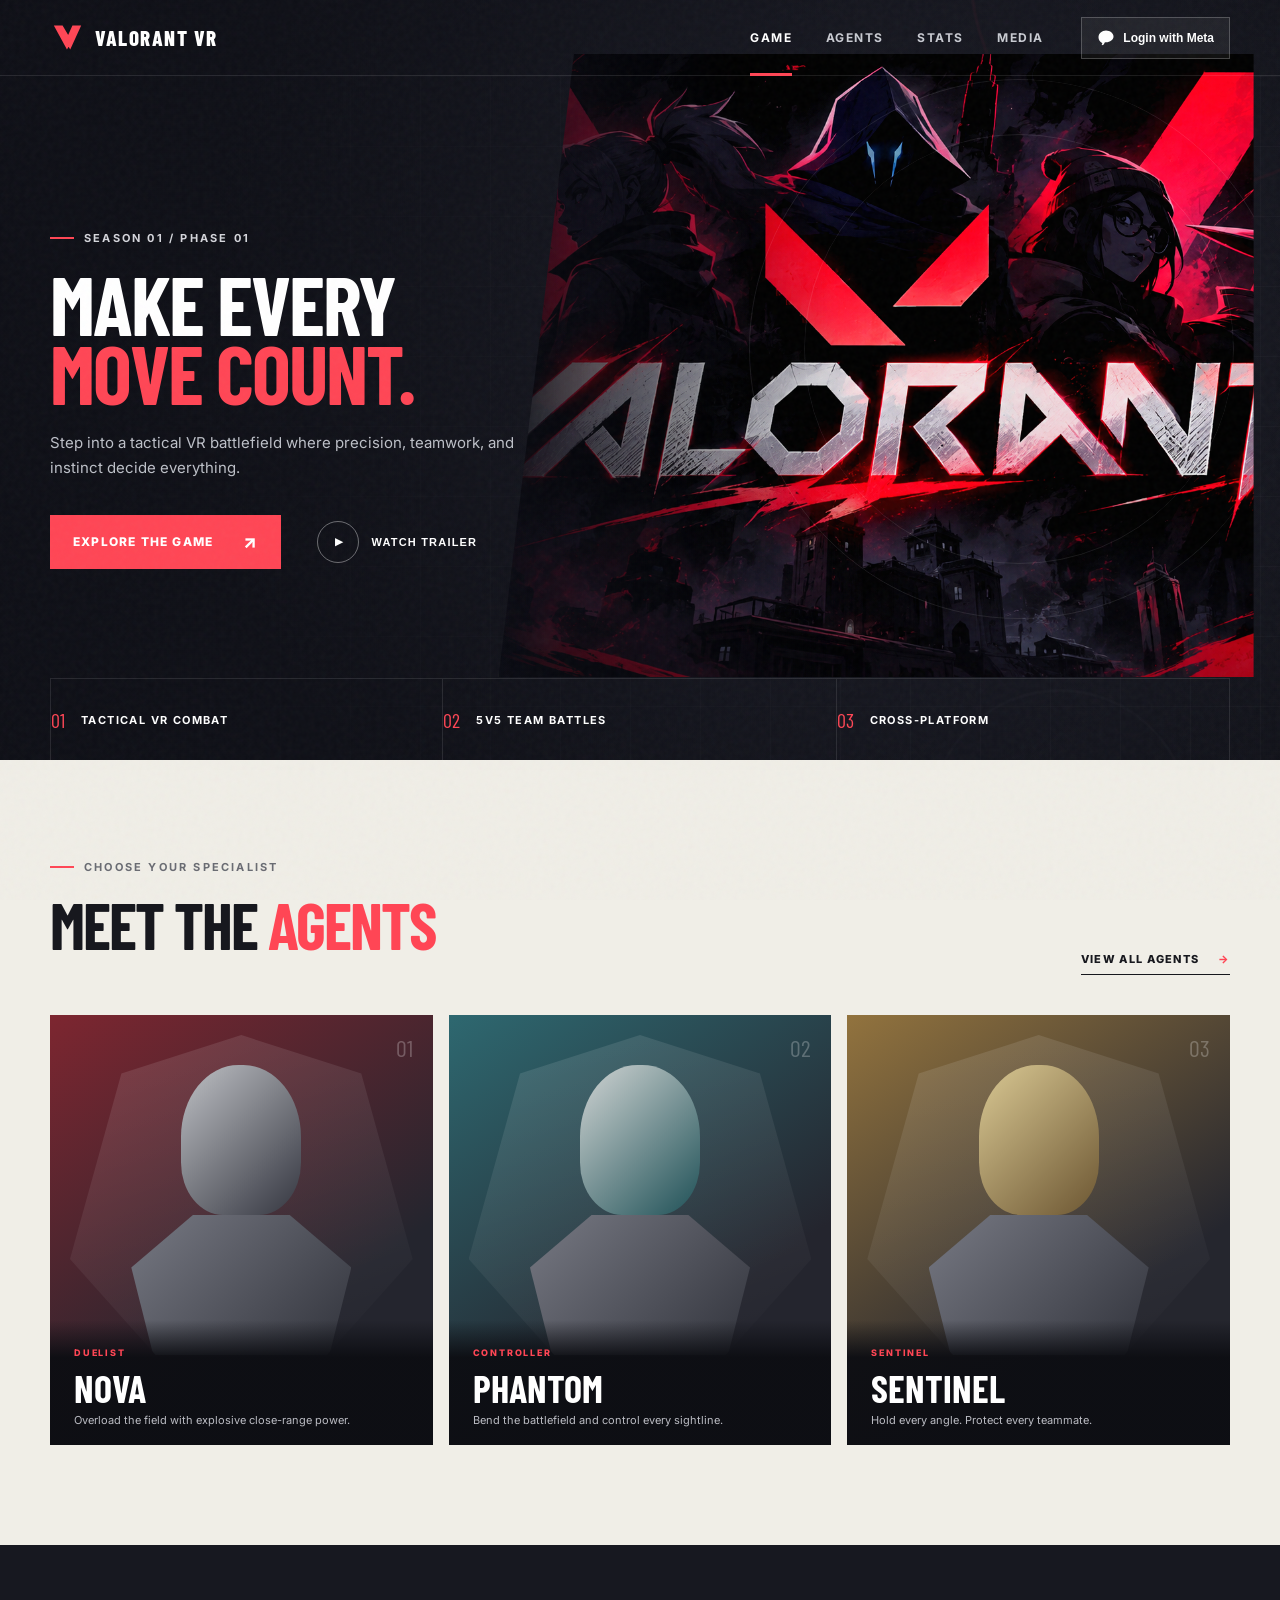
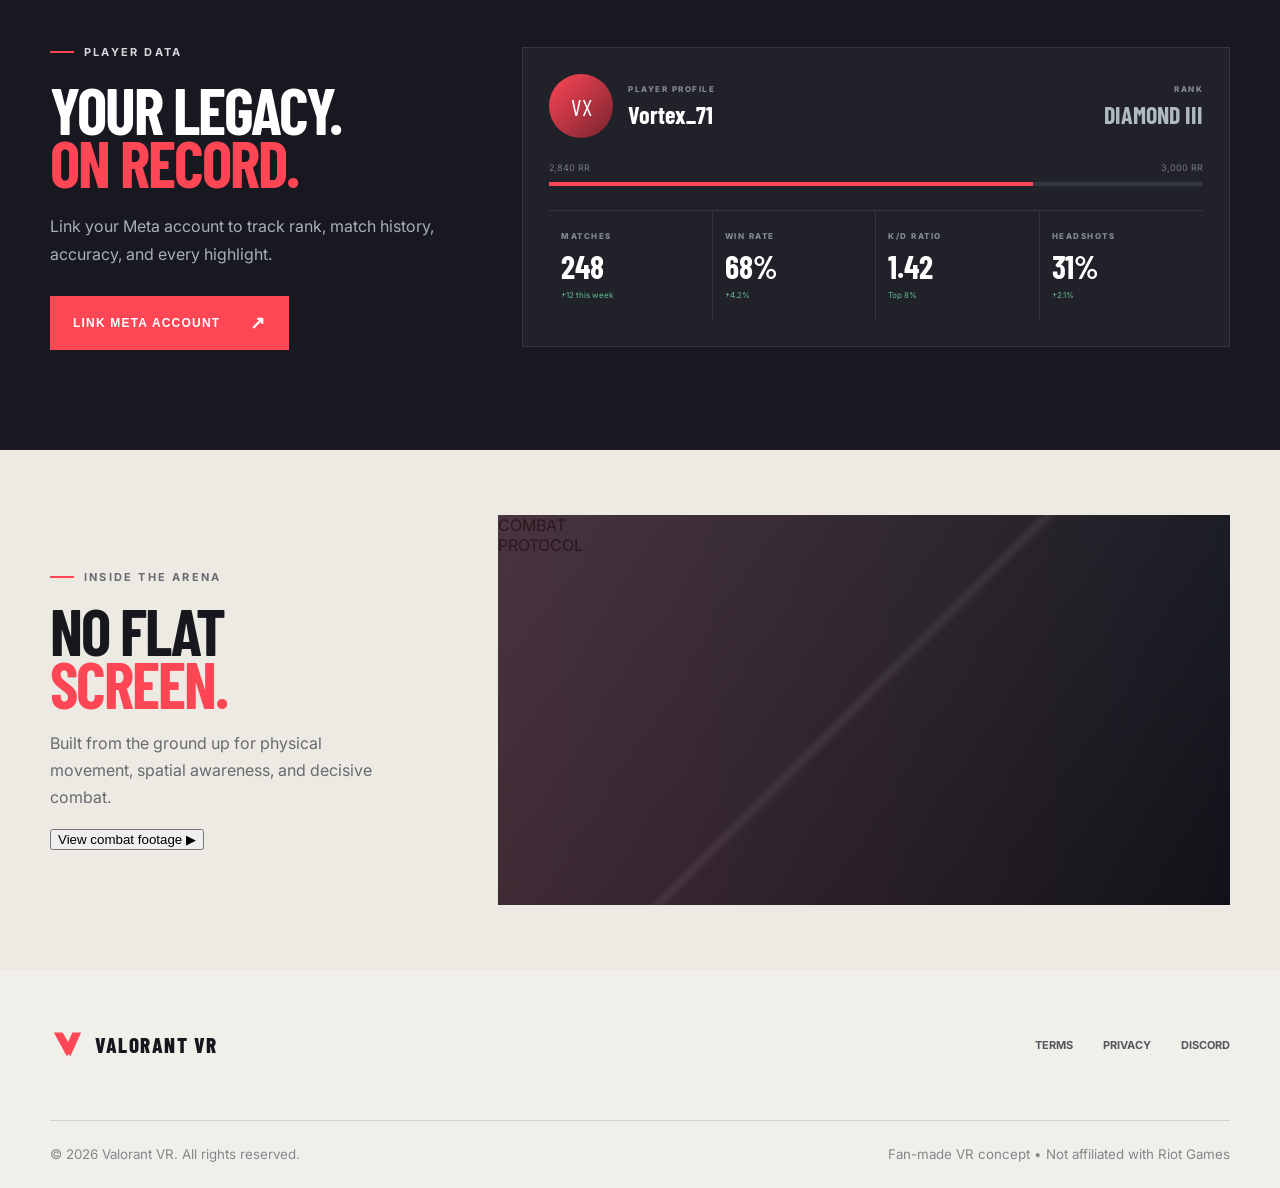
<file: index.html>
<!doctype html>
<html lang="en">
<head>
  <meta charset="UTF-8">
  <meta name="viewport" content="width=device-width, initial-scale=1.0">
  <meta name="theme-color" content="#0b0c11">
  <meta name="description" content="Valorant VR — enter the arena and compete in immersive tactical combat.">
  <title>Valorant VR | Enter the Arena</title>
  <link rel="preconnect" href="https://fonts.googleapis.com">
  <link rel="preconnect" href="https://fonts.gstatic.com" crossorigin>
  <link href="https://fonts.googleapis.com/css2?family=Barlow+Condensed:wght@600;700;800&family=Inter:wght@400;500;600;700&display=swap" rel="stylesheet">
  <link rel="stylesheet" href="styles.css">
  <link rel="stylesheet" href="cinematic-update.css">
</head>
<body>
  <div class="grain"></div>
  <header class="nav-wrap">
    <nav class="nav container" aria-label="Main navigation">
      <a class="brand" href="#top" aria-label="Valorant VR home">
        <svg class="brand-mark" viewBox="0 0 64 64" aria-hidden="true"><path d="M7 10h16l17 29-9 15L7 10Zm34 0h16L37 54l-9-15 13-29Z"/></svg>
        <span>VALORANT VR</span>
      </a>
      <button class="menu-button" aria-label="Open menu" aria-expanded="false"><span></span><span></span></button>
      <div class="nav-links">
        <a class="active" href="#game">Game</a><a href="#agents">Agents</a><a href="#stats">Stats</a><a href="#media">Media</a>
      </div>
      <button class="login-button" data-open-login>
        <svg viewBox="0 0 24 24" aria-hidden="true"><path d="M12 2C6.48 2 2 6.03 2 11c0 3.08 1.72 5.77 4.31 7.38.19.12.36.24.51.38.2.18.26.45.16.69l-.67 1.62c-.13.32.2.63.51.48l1.86-.87c.17-.08.36-.09.54-.03C9.99 17.54 10.97 17.7 12 17.7c5.52 0 10-3.45 10-7.7S17.52 2 12 2Z"/></svg>
        Login with Meta
      </button>
    </nav>
  </header>

  <main id="top">
    <section class="hero" id="game">
      <div class="hero-grid"></div><div class="orb orb-one"></div><div class="orb orb-two"></div>
      <div class="hero-content container">
        <div class="hero-copy">
          <div class="eyebrow"><span></span> Season 01 / Phase 01</div>
          <h1>MAKE EVERY<br><em>MOVE COUNT.</em></h1>
          <p>Step into a tactical VR battlefield where precision, teamwork, and instinct decide everything.</p>
          <div class="hero-actions">
            <a class="primary-button" href="#agents">Explore the game <span>↗</span></a>
            <button class="trailer-button" data-open-trailer><span class="play">▶</span><span>Watch trailer</span></button>
          </div>
        </div>
        <div class="hero-visual" aria-label="Neon Valorant agent showcase">
          <div class="reticle r1"></div><div class="reticle r2"></div>
        </div>
      </div>
      <div class="hero-footer container">
        <div><span>01</span><strong>TACTICAL VR COMBAT</strong></div>
        <div><span>02</span><strong>5V5 TEAM BATTLES</strong></div>
        <div><span>03</span><strong>CROSS-PLATFORM</strong></div>
      </div>
    </section>

    <section class="section agents" id="agents">
      <div class="container">
        <div class="section-heading">
          <div><div class="eyebrow dark"><span></span> Choose your specialist</div><h2>MEET THE <em>AGENTS</em></h2></div>
          <a href="#agents" class="text-link">View all agents <span>→</span></a>
        </div>
        <div class="agent-grid">
          <article class="agent-card red"><div class="card-number">01</div><div class="agent-art nova"></div><div class="agent-info"><span>DUELIST</span><h3>NOVA</h3><p>Overload the field with explosive close-range power.</p></div></article>
          <article class="agent-card cyan"><div class="card-number">02</div><div class="agent-art phantom"></div><div class="agent-info"><span>CONTROLLER</span><h3>PHANTOM</h3><p>Bend the battlefield and control every sightline.</p></div></article>
          <article class="agent-card gold"><div class="card-number">03</div><div class="agent-art sentinel"></div><div class="agent-info"><span>SENTINEL</span><h3>SENTINEL</h3><p>Hold every angle. Protect every teammate.</p></div></article>
        </div>
      </div>
    </section>

    <section class="section stats" id="stats">
      <div class="container stats-layout">
        <div><div class="eyebrow"><span></span> Player data</div><h2>YOUR LEGACY.<br><em>ON RECORD.</em></h2><p>Link your Meta account to track rank, match history, accuracy, and every highlight.</p><button class="primary-button" data-open-login>Link Meta account <span>↗</span></button></div>
        <div class="stat-panel">
          <div class="profile-row"><div class="avatar">VX</div><div><small>PLAYER PROFILE</small><strong>Vortex_71</strong></div><div class="rank"><small>RANK</small><strong>DIAMOND III</strong></div></div>
          <div class="rank-progress"><div><span>2,840 RR</span><span>3,000 RR</span></div><div class="progress"><i></i></div></div>
          <div class="stat-grid"><div><span>MATCHES</span><strong>248</strong><small>+12 this week</small></div><div><span>WIN RATE</span><strong>68%</strong><small>+4.2%</small></div><div><span>K/D RATIO</span><strong>1.42</strong><small>Top 8%</small></div><div><span>HEADSHOTS</span><strong>31%</strong><small>+2.1%</small></div></div>
        </div>
      </div>
    </section>

    <section class="media" id="media">
      <div class="container media-layout">
        <div class="media-copy"><div class="eyebrow dark"><span></span> Inside the arena</div><h2>NO FLAT<br><em>SCREEN.</em></h2><p>Built from the ground up for physical movement, spatial awareness, and decisive combat.</p><button class="dark-button" data-open-trailer>View combat footage <span>▶</span></button></div>
        <div class="media-frame"><div class="media-image"><span>COMBAT<br>PROTOCOL</span></div></div>
      </div>
    </section>
  </main>

  <footer>
    <div class="container footer-top"><a class="brand footer-brand" href="#top"><svg class="brand-mark" viewBox="0 0 64 64"><path d="M7 10h16l17 29-9 15L7 10Zm34 0h16L37 54l-9-15 13-29Z"/></svg><span>VALORANT VR</span></a><div class="footer-links"><a href="terms.html">Terms</a><a href="privacy.html">Privacy</a><a href="#top">Discord</a></div></div>
    <div class="container footer-bottom"><small>© 2026 Valorant VR. All rights reserved.</small><small>Fan-made VR concept • Not affiliated with Riot Games</small></div>
  </footer>

  <dialog class="modal login-modal"><button class="modal-close" aria-label="Close">×</button><div class="modal-icon">VX</div><h2>CONNECT YOUR PROFILE</h2><p>Sign in securely with Meta to access your rank and match history.</p><button id="meta-login-button" class="primary-button">Continue with Meta <span>↗</span></button></dialog>
  <dialog class="modal trailer-modal"><button class="modal-close" aria-label="Close">×</button><div class="trailer-placeholder"><span class="large-play">▶</span><h2>COMBAT FOOTAGE</h2><p>Trailer coming soon</p></div></dialog>
  <script src="script.js"></script>
</body>
</html>
</file>
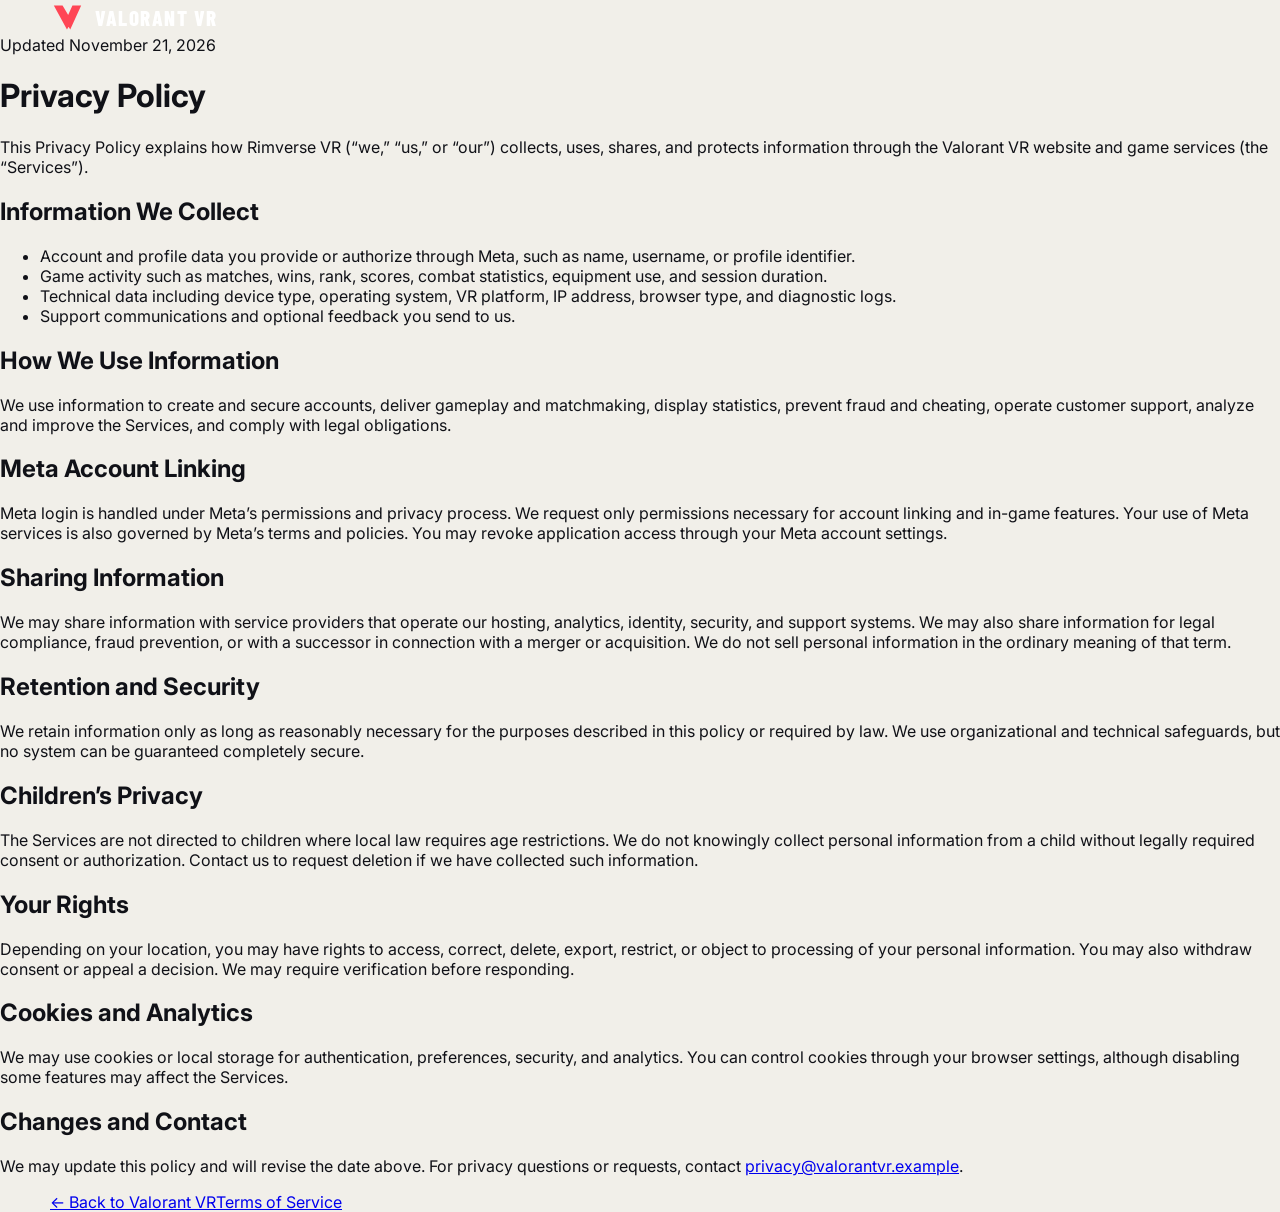
<file: privacy.html>
<!doctype html>
<html lang="en">
<head>
  <meta charset="UTF-8">
  <meta name="viewport" content="width=device-width, initial-scale=1.0">
  <title>Privacy Policy | Valorant VR</title>
  <link rel="preconnect" href="https://fonts.googleapis.com">
  <link rel="preconnect" href="https://fonts.gstatic.com" crossorigin>
  <link href="https://fonts.googleapis.com/css2?family=Barlow+Condensed:wght@600;700;800&family=Inter:wght@400;500;600&display=swap" rel="stylesheet">
  <link rel="stylesheet" href="styles.css">
</head>
<body class="legal-body">
  <nav class="nav legal-nav"><div class="container nav"><a class="brand" href="index.html"><svg class="brand-mark" viewBox="0 0 64 64"><path d="M7 10h16l17 29-9 15L7 10Zm34 0h16L37 54l-9-15 13-29Z"/></svg><span>VALORANT VR</span></a></div></nav>
  <main class="legal-main">
    <span class="updated">Updated November 21, 2026</span>
    <h1>Privacy Policy</h1>
    <p>This Privacy Policy explains how Rimverse VR (“we,” “us,” or “our”) collects, uses, shares, and protects information through the Valorant VR website and game services (the “Services”).</p>
    <h2>Information We Collect</h2>
    <ul><li>Account and profile data you provide or authorize through Meta, such as name, username, or profile identifier.</li><li>Game activity such as matches, wins, rank, scores, combat statistics, equipment use, and session duration.</li><li>Technical data including device type, operating system, VR platform, IP address, browser type, and diagnostic logs.</li><li>Support communications and optional feedback you send to us.</li></ul>
    <h2>How We Use Information</h2>
    <p>We use information to create and secure accounts, deliver gameplay and matchmaking, display statistics, prevent fraud and cheating, operate customer support, analyze and improve the Services, and comply with legal obligations.</p>
    <h2>Meta Account Linking</h2>
    <p>Meta login is handled under Meta’s permissions and privacy process. We request only permissions necessary for account linking and in-game features. Your use of Meta services is also governed by Meta’s terms and policies. You may revoke application access through your Meta account settings.</p>
    <h2>Sharing Information</h2>
    <p>We may share information with service providers that operate our hosting, analytics, identity, security, and support systems. We may also share information for legal compliance, fraud prevention, or with a successor in connection with a merger or acquisition. We do not sell personal information in the ordinary meaning of that term.</p>
    <h2>Retention and Security</h2>
    <p>We retain information only as long as reasonably necessary for the purposes described in this policy or required by law. We use organizational and technical safeguards, but no system can be guaranteed completely secure.</p>
    <h2>Children’s Privacy</h2>
    <p>The Services are not directed to children where local law requires age restrictions. We do not knowingly collect personal information from a child without legally required consent or authorization. Contact us to request deletion if we have collected such information.</p>
    <h2>Your Rights</h2>
    <p>Depending on your location, you may have rights to access, correct, delete, export, restrict, or object to processing of your personal information. You may also withdraw consent or appeal a decision. We may require verification before responding.</p>
    <h2>Cookies and Analytics</h2>
    <p>We may use cookies or local storage for authentication, preferences, security, and analytics. You can control cookies through your browser settings, although disabling some features may affect the Services.</p>
    <h2>Changes and Contact</h2>
    <p>We may update this policy and will revise the date above. For privacy questions or requests, contact <a href="mailto:privacy@valorantvr.example">privacy@valorantvr.example</a>.</p>
  </main>
  <footer class="legal-footer"><div class="container"><a href="index.html">← Back to Valorant VR</a><a href="terms.html">Terms of Service</a></div></footer>
</body>
</html>
</file>
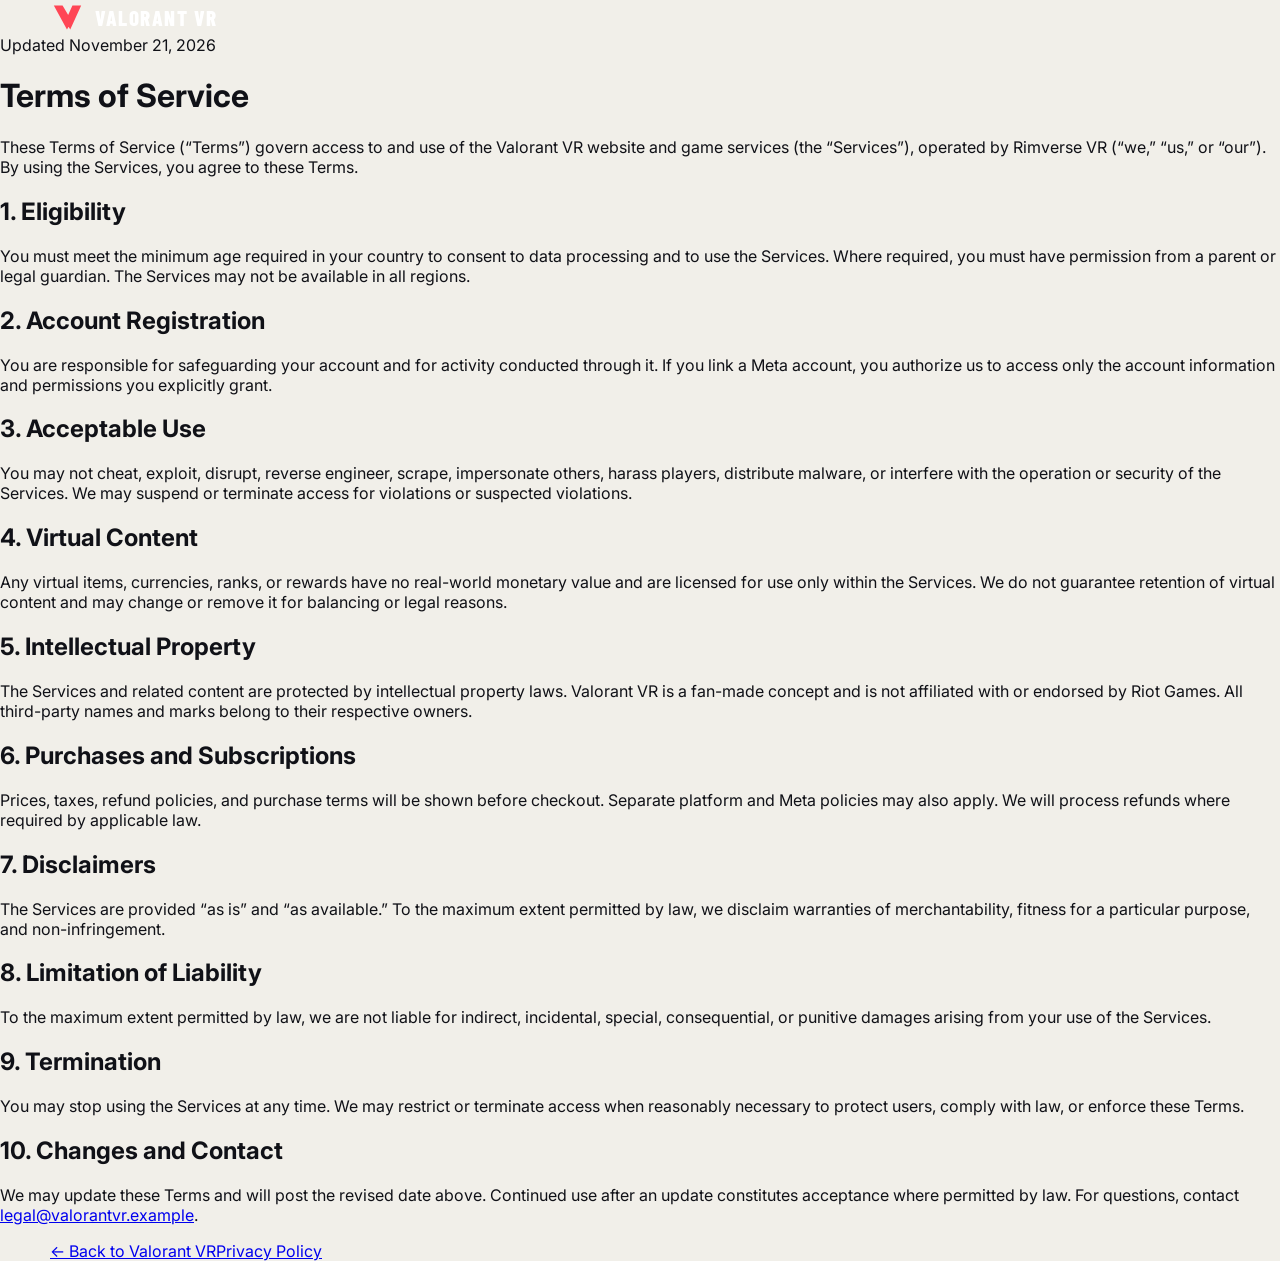
<file: terms.html>
<!doctype html>
<html lang="en">
<head>
  <meta charset="UTF-8">
  <meta name="viewport" content="width=device-width, initial-scale=1.0">
  <title>Terms of Service | Valorant VR</title>
  <link rel="preconnect" href="https://fonts.googleapis.com">
  <link rel="preconnect" href="https://fonts.gstatic.com" crossorigin>
  <link href="https://fonts.googleapis.com/css2?family=Barlow+Condensed:wght@600;700;800&family=Inter:wght@400;500;600&display=swap" rel="stylesheet">
  <link rel="stylesheet" href="styles.css">
</head>
<body class="legal-body">
  <nav class="nav legal-nav"><div class="container nav"><a class="brand" href="index.html"><svg class="brand-mark" viewBox="0 0 64 64"><path d="M7 10h16l17 29-9 15L7 10Zm34 0h16L37 54l-9-15 13-29Z"/></svg><span>VALORANT VR</span></a></div></nav>
  <main class="legal-main">
    <span class="updated">Updated November 21, 2026</span>
    <h1>Terms of Service</h1>
    <p>These Terms of Service (“Terms”) govern access to and use of the Valorant VR website and game services (the “Services”), operated by Rimverse VR (“we,” “us,” or “our”). By using the Services, you agree to these Terms.</p>
    <h2>1. Eligibility</h2>
    <p>You must meet the minimum age required in your country to consent to data processing and to use the Services. Where required, you must have permission from a parent or legal guardian. The Services may not be available in all regions.</p>
    <h2>2. Account Registration</h2>
    <p>You are responsible for safeguarding your account and for activity conducted through it. If you link a Meta account, you authorize us to access only the account information and permissions you explicitly grant.</p>
    <h2>3. Acceptable Use</h2>
    <p>You may not cheat, exploit, disrupt, reverse engineer, scrape, impersonate others, harass players, distribute malware, or interfere with the operation or security of the Services. We may suspend or terminate access for violations or suspected violations.</p>
    <h2>4. Virtual Content</h2>
    <p>Any virtual items, currencies, ranks, or rewards have no real-world monetary value and are licensed for use only within the Services. We do not guarantee retention of virtual content and may change or remove it for balancing or legal reasons.</p>
    <h2>5. Intellectual Property</h2>
    <p>The Services and related content are protected by intellectual property laws. Valorant VR is a fan-made concept and is not affiliated with or endorsed by Riot Games. All third-party names and marks belong to their respective owners.</p>
    <h2>6. Purchases and Subscriptions</h2>
    <p>Prices, taxes, refund policies, and purchase terms will be shown before checkout. Separate platform and Meta policies may also apply. We will process refunds where required by applicable law.</p>
    <h2>7. Disclaimers</h2>
    <p>The Services are provided “as is” and “as available.” To the maximum extent permitted by law, we disclaim warranties of merchantability, fitness for a particular purpose, and non-infringement.</p>
    <h2>8. Limitation of Liability</h2>
    <p>To the maximum extent permitted by law, we are not liable for indirect, incidental, special, consequential, or punitive damages arising from your use of the Services.</p>
    <h2>9. Termination</h2>
    <p>You may stop using the Services at any time. We may restrict or terminate access when reasonably necessary to protect users, comply with law, or enforce these Terms.</p>
    <h2>10. Changes and Contact</h2>
    <p>We may update these Terms and will post the revised date above. Continued use after an update constitutes acceptance where permitted by law. For questions, contact <a href="mailto:legal@valorantvr.example">legal@valorantvr.example</a>.</p>
  </main>
  <footer class="legal-footer"><div class="container"><a href="index.html">← Back to Valorant VR</a><a href="privacy.html">Privacy Policy</a></div></footer>
</body>
</html>
</file>
<file: styles.css>
*{box-sizing:border-box}html{scroll-behavior:smooth}body{margin:0;font-family:Inter,sans-serif;color:#101117;background:#f1efe9}body.modal-open{overflow:hidden}.grain{position:fixed;inset:0;z-index:20;pointer-events:none;opacity:.035;background-image:url("data:image/svg+xml,%3Csvg viewBox='0 0 180 180' xmlns='http://www.w3.org/2000/svg'%3E%3Cfilter id='n'%3E%3CfeTurbulence type='fractalNoise' baseFrequency='.9' numOctaves='2' stitchTiles='stitch'/%3E%3C/filter%3E%3Crect width='100%25' height='100%25' filter='url(%23n)'/%3E%3C/svg%3E")}.container{width:min(1180px,calc(100% - 64px));margin:auto}.nav-wrap{height:76px;position:absolute;z-index:10;top:0;width:100%;border-bottom:1px solid rgba(255,255,255,.1)}.nav{height:100%;display:flex;align-items:center}.brand{display:flex;align-items:center;gap:10px;color:white;text-decoration:none;font-family:'Barlow Condensed',sans-serif;font-weight:800;font-size:21px;letter-spacing:1.5px}.brand-mark{width:35px;fill:#ff4655}.nav-links{display:flex;gap:34px;margin-left:auto;margin-right:38px}.nav-links a{color:#c9cbd2;text-decoration:none;text-transform:uppercase;font-size:12px;font-weight:700;letter-spacing:1.4px;height:76px;display:flex;align-items:center;position:relative}.nav-links a.active{color:white}.nav-links a.active:after{content:"";position:absolute;bottom:0;left:0;width:100%;height:3px;background:#ff4655}.login-button{height:42px;padding:0 15px;border:1px solid rgba(255,255,255,.22);background:rgba(255,255,255,.06);color:white;font-weight:700;font-size:12px;display:flex;align-items:center;gap:8px;cursor:pointer}.login-button svg{width:18px;fill:white}.login-button .meta-m{fill:none;stroke:#101117;stroke-width:1.2}.menu-button{display:none}.hero{height:min(760px,88vh);min-height:660px;position:relative;overflow:hidden;color:white;background:radial-gradient(circle at 65% 45%,#3a3a48 0,#1a1b24 30%,#111219 68%)}.hero:before{content:"";position:absolute;inset:0;background:linear-gradient(90deg,rgba(14,15,22,.88) 0,rgba(14,15,22,.45) 48%,rgba(14,15,22,.05));z-index:1}.hero-grid{position:absolute;inset:76px 0 0;background-image:linear-gradient(rgba(255,255,255,.025) 1px,transparent 1px),linear-gradient(90deg,rgba(255,255,255,.025) 1px,transparent 1px);background-size:70px 70px;mask-image:linear-gradient(to right,transparent,#000 30%,#000)}.orb{position:absolute;border-radius:50%;filter:blur(1px)}.orb-one{width:440px;height:440px;right:-130px;top:-250px;border:1px solid rgba(255,70,85,.18)}.orb-two{width:260px;height:260px;right:7%;bottom:-190px;border:1px solid rgba(255,255,255,.08)}.hero-content{position:relative;z-index:2;height:100%;display:flex;align-items:center}.hero-copy{width:54%;padding-top:40px}.eyebrow{display:flex;align-items:center;gap:10px;text-transform:uppercase;color:#d5d6dc;font-size:11px;font-weight:700;letter-spacing:2.2px}.eyebrow span{width:24px;height:2px;background:#ff4655}.eyebrow.dark{color:#696b72}.hero h1,.section h2,.media h2{font-family:'Barlow Condensed',sans-serif;text-transform:uppercase;line-height:.83;margin:24px 0;font-size:82px;letter-spacing:-2px}.hero h1 em,.section h2 em,.media h2 em{font-style:normal;color:#ff4655}.hero-copy>p{width:470px;color:#bdc0c8;line-height:1.7;font-size:15px}.hero-actions{display:flex;align-items:center;gap:30px;margin-top:34px}.primary-button{height:54px;border:0;background:#ff4655;color:white;text-decoration:none;text-transform:uppercase;font-size:12px;font-weight:800;letter-spacing:1.2px;padding:0 23px;display:inline-flex;align-items:center;justify-content:center;gap:30px;cursor:pointer}.primary-button span{font-size:18px}.trailer-button{border:0;background:none;color:white;display:flex;align-items:center;gap:12px;text-transform:uppercase;font-size:11px;font-weight:700;letter-spacing:1.2px;cursor:pointer}.play{width:42px;height:42px;border:1px solid rgba(255,255,255,.38);border-radius:50%;display:grid;place-items:center;font-size:10px;padding-left:2px}.hero-visual{position:absolute;width:48%;height:82%;right:-2%;bottom:0}.hero-visual:after{content:"";position:absolute;width:380px;height:380px;right:35px;bottom:-210px;border-radius:50%;background:#ff4655;filter:blur(100px);opacity:.13}.agent-silhouette{position:absolute;width:330px;height:600px;right:90px;bottom:-55px;transform:rotate(-3deg);filter:drop-shadow(0 30px 30px rgba(0,0,0,.5))}.agent-head{position:absolute;z-index:4;width:112px;height:138px;left:116px;top:35px;border-radius:48% 48% 40% 40%;background:linear-gradient(135deg,#d1cbd0,#777680 45%,#31343f);clip-path:polygon(18% 8%,82% 0,100% 48%,80% 92%,25% 100%,0 56%)}.visor{position:absolute;width:96px;height:34px;left:9px;top:42px;background:linear-gradient(90deg,#1b1d27,#ff4655 55%,#1b1d27);clip-path:polygon(0 22%,100% 0,90% 70%,10% 100%);box-shadow:0 0 20px #ff4655}.agent-neck{position:absolute;z-index:3;width:70px;height:90px;left:137px;top:145px;background:#454750}.agent-body{position:absolute;z-index:2;width:230px;height:350px;left:58px;top:195px;background:linear-gradient(120deg,#62636a,#24262e 55%,#14151b);clip-path:polygon(28% 0,72% 0,100% 28%,82% 100%,18% 100%,0 28%);border-radius:30px}.armor-line{position:absolute;width:4px;height:280px;left:113px;top:28px;background:linear-gradient(#ff4655,transparent);opacity:.8}.arm{position:absolute;z-index:3;width:86px;height:300px;top:210px;background:linear-gradient(90deg,#353741,#777981,#292b33)}.left-arm{left:-5px;transform:rotate(20deg);clip-path:polygon(24% 0,100% 10%,78% 100%,0 85%)}.right-arm{right:-8px;transform:rotate(-24deg);clip-path:polygon(0 10%,76% 0,100% 85%,22% 100%)}.weapon{position:absolute;z-index:5;width:280px;height:75px;right:-150px;top:315px;transform:rotate(-13deg)}.weapon-body{position:absolute;right:0;top:12px;width:260px;height:48px;background:linear-gradient(#737680,#292b33);clip-path:polygon(0 20%,78% 0,100% 28%,94% 75%,10% 100%)}.weapon-barrel{position:absolute;z-index:-1;width:150px;height:14px;right:-95px;top:27px;background:#18191f}.reticle{position:absolute;border:1px solid rgba(255,255,255,.09);border-radius:50%}.r1{width:430px;height:430px;right:20px;top:80px}.r2{width:540px;height:540px;right:-35px;top:25px}.hero-footer{position:absolute;z-index:3;bottom:0;left:50%;transform:translateX(-50%);height:82px;border-top:1px solid rgba(255,255,255,.1);display:flex}.hero-footer div{width:33.333%;display:flex;align-items:center;gap:16px;border-right:1px solid rgba(255,255,255,.1);font-size:11px}.hero-footer div:first-child{border-left:1px solid rgba(255,255,255,.1)}.hero-footer span{color:#ff4655;font-family:'Barlow Condensed';font-size:20px}.hero-footer strong{letter-spacing:1.4px}.section{padding:100px 0}.agents{background:#f0eee7}.section-heading{display:flex;justify-content:space-between;align-items:flex-end;margin-bottom:40px}.section h2,.media h2{font-size:64px;color:#17181e}.text-link{color:#17181e;text-decoration:none;text-transform:uppercase;font-size:11px;font-weight:800;letter-spacing:1.3px;border-bottom:1px solid #17181e;padding-bottom:8px}.text-link span{color:#ff4655;margin-left:15px}.agent-grid{display:grid;grid-template-columns:repeat(3,1fr);gap:16px}.agent-card{height:430px;position:relative;overflow:hidden;background:#272932}.agent-card.red{background:linear-gradient(145deg,#7d2630,#24252e 68%)}.agent-card.cyan{background:linear-gradient(145deg,#2e6870,#24252e 68%)}.agent-card.gold{background:linear-gradient(145deg,#92733e,#25262e 68%)}.card-number{position:absolute;top:18px;right:20px;color:rgba(255,255,255,.25);font-family:'Barlow Condensed';font-size:24px}.agent-art{position:absolute;inset:20px 20px 90px;background:linear-gradient(160deg,rgba(255,255,255,.12),transparent);clip-path:polygon(50% 0,85% 12%,100% 70%,75% 100%,25% 100%,0 70%,15% 12%)}.agent-art:before{content:"";position:absolute;width:120px;height:150px;border-radius:48% 48% 35% 35%;background:linear-gradient(135deg,#bfc1c5,#343640);left:50%;top:30px;transform:translateX(-50%)}.agent-art:after{content:"";position:absolute;width:220px;height:210px;background:linear-gradient(135deg,#777983,#24262e);left:50%;bottom:-70px;transform:translateX(-50%);clip-path:polygon(28% 0,72% 0,100% 25%,82% 100%,18% 100%,0 25%)}.agent-art.phantom:before{background:linear-gradient(135deg,#d1d5d4,#1f5157)}.agent-art.sentinel:before{background:linear-gradient(135deg,#dac994,#6c5632)}.agent-info{position:absolute;z-index:3;bottom:0;left:0;width:100%;height:125px;padding:20px 24px;color:white;background:linear-gradient(transparent,rgba(12,13,18,.94) 30%)}.agent-info span{color:#ff4655;font-size:9px;font-weight:800;letter-spacing:1.8px}.agent-info h3{font-family:'Barlow Condensed';font-size:38px;margin:5px 0 2px}.agent-info p{font-size:11px;color:#bbbcc3;margin:0}.stats{background:#171820;color:white}.stats-layout{display:grid;grid-template-columns:40% 60%;align-items:center}.stats-layout h2{font-size:64px;color:white}.stats-layout>div:first-child>p{color:#aaaeb8;line-height:1.7;max-width:390px;margin-bottom:28px}.stat-panel{background:#202129;border:1px solid #343640;padding:26px}.profile-row{display:grid;grid-template-columns:64px 1fr auto;align-items:center;gap:15px}.avatar{width:64px;height:64px;border-radius:50%;display:grid;place-items:center;background:linear-gradient(135deg,#ff4655,#77232f);font-family:'Barlow Condensed';font-size:24px}.profile-row small,.rank small,.stat-grid span{display:block;color:#858995;font-size:8px;font-weight:800;letter-spacing:1.5px;margin-bottom:6px}.profile-row strong{font-family:'Barlow Condensed';font-size:24px}.rank{text-align:right}.rank strong{color:#aeb9c2}.rank-progress{margin:24px 0}.rank-progress>div:first-child{display:flex;justify-content:space-between;font-size:9px;color:#777b86}.progress{height:4px;background:#343640;margin-top:9px}.progress i{display:block;width:74%;height:100%;background:#ff4655}.stat-grid{display:grid;grid-template-columns:repeat(4,1fr);border-top:1px solid #343640}.stat-grid div{padding:20px 12px;border-right:1px solid #343640}.stat-grid div:last-child{border-right:0}.stat-grid strong{display:block;font-family:'Barlow Condensed';font-size:32px}.stat-grid small{display:block;color:#65bb91;font-size:8px;margin-top:5px}.media{height:520px;background:#eceae3}.media-layout{height:100%;display:grid;grid-template-columns:38% 62%;align-items:center}.media-copy h2{margin:20px 0}.media-copy p{color:#686a70;max-width:330px;line-height:1.7}.media-frame{height:390px;width:100%;border:0;position:relative;overflow:hidden;background:linear-gradient(135deg,#30323c,#111219);cursor:pointer}.media-frame:before{content:"";position:absolute;inset:0;background:linear-gradient(90deg,rgba(255,70,85,.12),transparent),linear-gradient(135deg,transparent 48%,rgba(255,255,255,.08) 49%,transparent 50%)}.media-reticle{position:absolute;width:240px;height:240px;border:1px solid rgba(255,255,255,.12);border-radius:50%;right:80px;top:70px}.large-play{position:absolute;z-index:2;left:50%;top:50%;transform:translate(-50%,-50%);width:70px;height:70px;border:1px solid rgba(255,255,255,.5);border-radius:50%;display:grid;place-items:center;color:white}.media-caption{position:absolute;left:24px;bottom:20px;color:white;text-align:left}.media-caption strong{font-size:11px;letter-spacing:1.5px}.media-caption small{display:block;margin-top:5px;color:#aaa}.footer-top{height:150px;display:flex;align-items:center}.footer-brand{color:#17181e}.footer-links{margin-left:auto;display:flex;gap:30px}.footer-links a{color:#55575e;text-decoration:none;font-size:11px;text-transform:uppercase;font-weight:700}.footer-bottom{height:68px;border-top:1px solid #d5d3cc;display:flex;justify-content:space-between;align-items:center;color:#85868b}.modal{width:min(440px,calc(100% - 32px));border:0;padding:42px;text-align:center;color:#17181e;background:#f1efe9}.modal::backdrop{background:rgba(10,11,16,.82);backdrop-filter:blur(8px)}.modal-close{position:absolute;right:12px;top:8px;border:0;background:none;font-size:24px;cursor:pointer}.modal-icon{width:70px;height:70px;border-radius:50%;background:#e4e2dc;margin:auto;display:grid;place-items:center}.modal-icon svg{width:36px;fill:#1877f2}.modal h2{font-family:'Barlow Condensed';font-size:34px;margin:20px 0 10px}.modal p{color:#72747a;line-height:1.6}.modal small{display:block;color:#85868b;margin-top:16px}.modal small a{color:#17181e}.meta-login{width:100%;height:52px;border:0;background:#1877f2;color:white;font-weight:800;margin-top:10px;cursor:pointer}.trailer-modal{width:min(800px,calc(100% - 32px);aspect-ratio:16/9;padding:0}.trailer-placeholder{height:450px;background:#171820;color:white;display:flex;flex-direction:column;justify-content:center;align-items:center}.trailer-placeholder .large-play{position:static;transform:none;margin-bottom:20px}.trailer-placeholder h2{margin:10px}.trailer-placeholder p{color:#aaa}.legal-body{background:#f1efe9}.legal-nav{position:relative;background:#171820}.legal-main{max-width:850px;margin:auto;padding:100px 32px}.legal-main h1{font-family:'Barlow Condensed';font-size:64px;text-transform:uppercase}.legal-main h2{font-family:'Barlow Condensed';font-size:28px;margin-top:40px}.legal-main p,.legal-main li{color:#62656c;line-height:1.8}.legal-main .updated{color:#ff4655;text-transform:uppercase;font-size:11px;font-weight:800}.legal-footer{background:#171820;padding:30px}.legal-footer .container{display:flex;justify-content:space-between;align-items:center}.legal-footer a{color:white;text-decoration:none;font-size:11px}@media(max-width:900px){.container{width:min(100% - 40px,1180px)}.nav-links,.login-button{display:none}.menu-button{display:flex;margin-left:auto;width:42px;height:42px;border:1px solid rgba(255,255,255,.2);background:none;flex-direction:column;align-items:center;justify-content:center;gap:7px}.menu-button span{width:18px;height:1px;background:white}.nav.open .nav-links{display:flex;position:absolute;top:76px;left:0;width:100%;height:auto;background:#171820;padding:20px 40px}.nav.open .nav-links a{height:44px}.nav.open .login-button{display:flex;position:absolute;right:90px}.hero{height:760px}.hero-copy{width:65%}.hero h1{font-size:64px}.hero-visual{width:40%;right:-18%}.agent-silhouette{right:-10px}.hero-footer div{font-size:8px}.agent-grid{grid-template-columns:1fr 1fr}.agent-card:last-child{display:none}.stats-layout{grid-template-columns:1fr;gap:50px}.media-layout{grid-template-columns:38% 62%}.media-frame{height:330px}}@media(max-width:600px){.container{width:calc(100% - 32px)}.nav-wrap{height:68px}.nav-links{display:none}.nav.open .nav-links{top:68px}.hero{height:700px;min-height:700px}.hero-copy{width:100%;padding-top:20px}.hero h1{font-size:54px}.hero-copy>p{width:90%;font-size:13px}.hero-visual{opacity:.25;right:-42%;width:90%;height:70%;bottom:-40px}.hero-actions{gap:15px}.primary-button{height:50px;padding:0 16px}.hero-footer{display:none}.section{padding:70px 0}.section-heading{align-items:flex-start}.section h2,.stats-layout h2,.media h2{font-size:48px}.text-link{display:none}.agent-grid{grid-template-columns:1fr}.agent-card{height:400px}.agent-card:nth-child(2){display:none}.stats-layout{display:block}.stat-panel{margin-top:45px;padding:16px}.profile-row{grid-template-columns:52px 1fr}.avatar{width:52px;height:52px}.rank{grid-column:2}.stat-grid{grid-template-columns:1fr 1fr}.stat-grid div:nth-child(2){border-right:0}.stat-grid div:nth-child(-n+2){border-bottom:1px solid #343640}.media{height:auto;padding:60px 0}.media-layout{display:block}.media-frame{margin-top:40px;height:280px}.footer-top{height:auto;padding:40px 0;display:block}.footer-links{margin-top:25px;flex-direction:column;gap:14px}.footer-bottom{height:auto;padding:24px 0;gap:12px;flex-direction:column;align-items:flex-start}.modal{padding:36px 24px}.legal-main{padding:70px 24px}.legal-main h1{font-size:48px}}
</file>
<file: cinematic-update.css>
/* Cinematic background update */
.hero .hero-visual{
  position:absolute;right:-2%;top:54px;bottom:50px;width:min(64%,880px);
  background:url("./Neon%20Valorant%20Agent%20Showcase.png") center 35%/cover no-repeat;
  clip-path:polygon(10% 0,100% 0,100% 100%,0 100%);
  filter:saturate(1.12) contrast(1.06);
  border-left:1px solid rgba(255,255,255,.12);
}
.hero .hero-visual::before{content:"";position:absolute;inset:0;background:linear-gradient(90deg,#111218 0%,rgba(17,18,24,.82) 7%,transparent 48%),linear-gradient(0deg,rgba(17,18,24,.42),transparent 32%)}
.hero .hero-visual::after{content:"NEON // 01";position:absolute;right:24px;bottom:24px;padding:10px 14px;color:#ff4d68;border:1px solid rgba(255,77,104,.55);background:rgba(9,10,15,.72);font:700 11px/1 Inter,sans-serif;letter-spacing:.18em}
.hero .agent-silhouette{display:none}
@media(max-width:900px){.hero .hero-visual{top:150px;right:-14%;width:82%;height:58%;bottom:auto;opacity:.72}.hero .hero-visual::before{background:linear-gradient(90deg,#111218 0%,rgba(17,18,24,.58) 28%,transparent 72%),linear-gradient(0deg,#111218 0%,transparent 45%)}}
@media(max-width:600px){.hero .hero-visual{top:190px;right:-25%;width:112%;height:420px;opacity:.56}.hero .hero-visual::after{display:none}}
</file>
